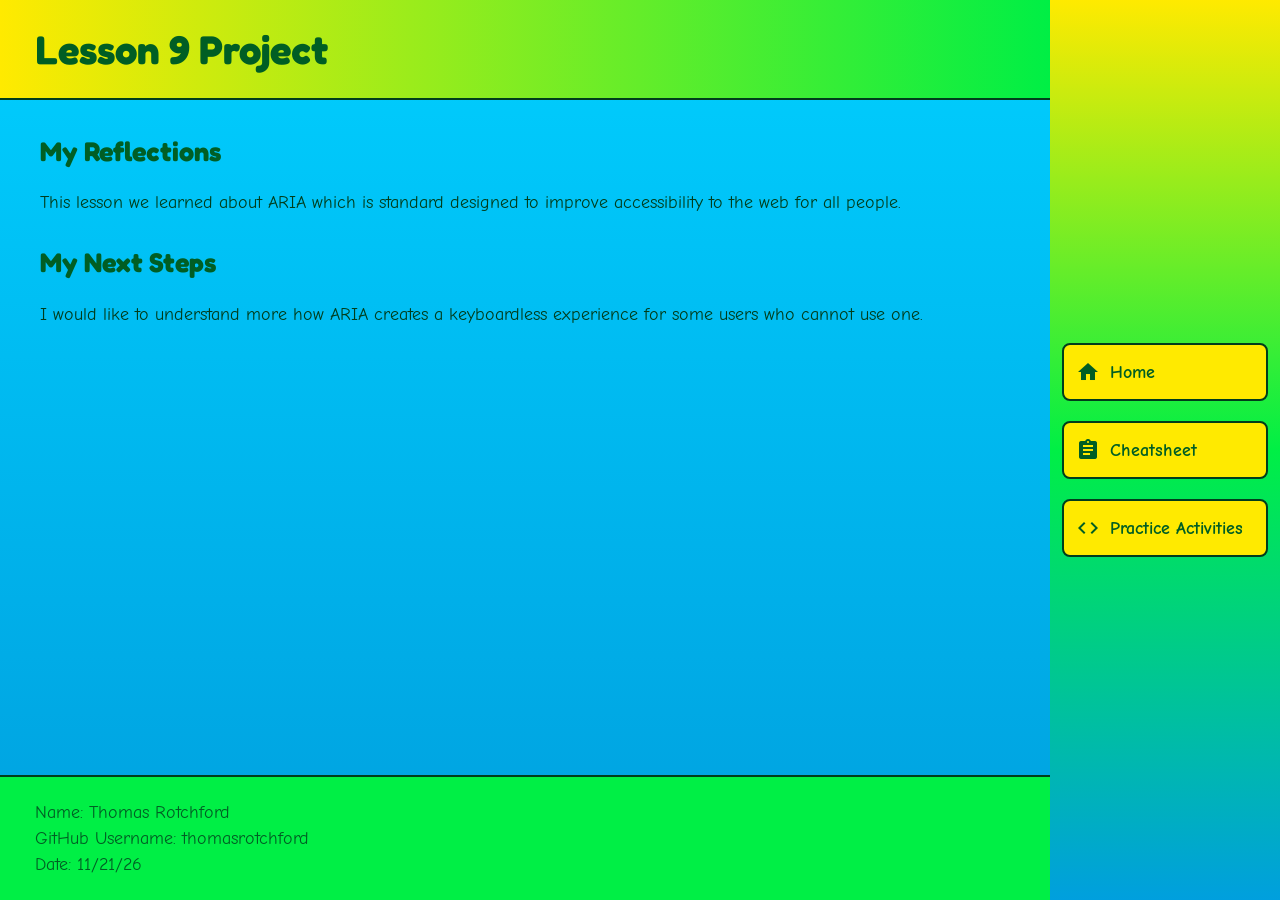
<file: index.html>
<!DOCTYPE html>
<html lang="en">
<head>
    <meta charset="UTF-8">
    <meta name="author" content="thomasrotchford">
    <meta name="description" content="Lesson 9 Project">
    <meta name="keywords" content="HTML, CSS, Lesson 9, Webdev">

    <title>Lesson 9 Project</title>

    
    
    <link rel="stylesheet" href="css/lsn9-styles.css">

    <link href="https://fonts.googleapis.com/icon?family=Material+Icons" rel="stylesheet">
</head>

<body>
    <a href="#main-content">Skip to Main Content</a>
    <section class="site-navigation">
        <nav aria-label="Site Navigation">
            <a href="index.html">
                <span class="material-icons" aria-hidden="true">home</span>
                Home
            </a>

            <a href="aria-cheatsheet.html">
                <span class="material-icons" aria-hidden="true">assignment</span>
                Cheatsheet
            </a>

            <a href="practice/index.html">
                <span class="material-icons" aria-hidden="true">code</span>
                Practice Activities
            </a>
        </nav>
    </section>

    <header>
        <h1>Lesson 9 Project</h1>
    </header>

    
<main id="main-content" >

<section>

<h2>My Reflections</h2>

<p>

This lesson we learned about ARIA which is standard designed to improve accessibility to the web for all people.

</p>

</section>

<section>

<h2>My Next Steps</h2>

<p>

I would like to understand more how ARIA creates a keyboardless experience for some users who cannot use one.

</p>

</section>

</main>


    <footer>
        <div class="student-info">
            <p>Name: Thomas Rotchford</p>
            <p>GitHub Username: thomasrotchford</p>
            <p>Date: 11/21/26</p>
        </div>
    </footer>

</body>
</html>
</file>
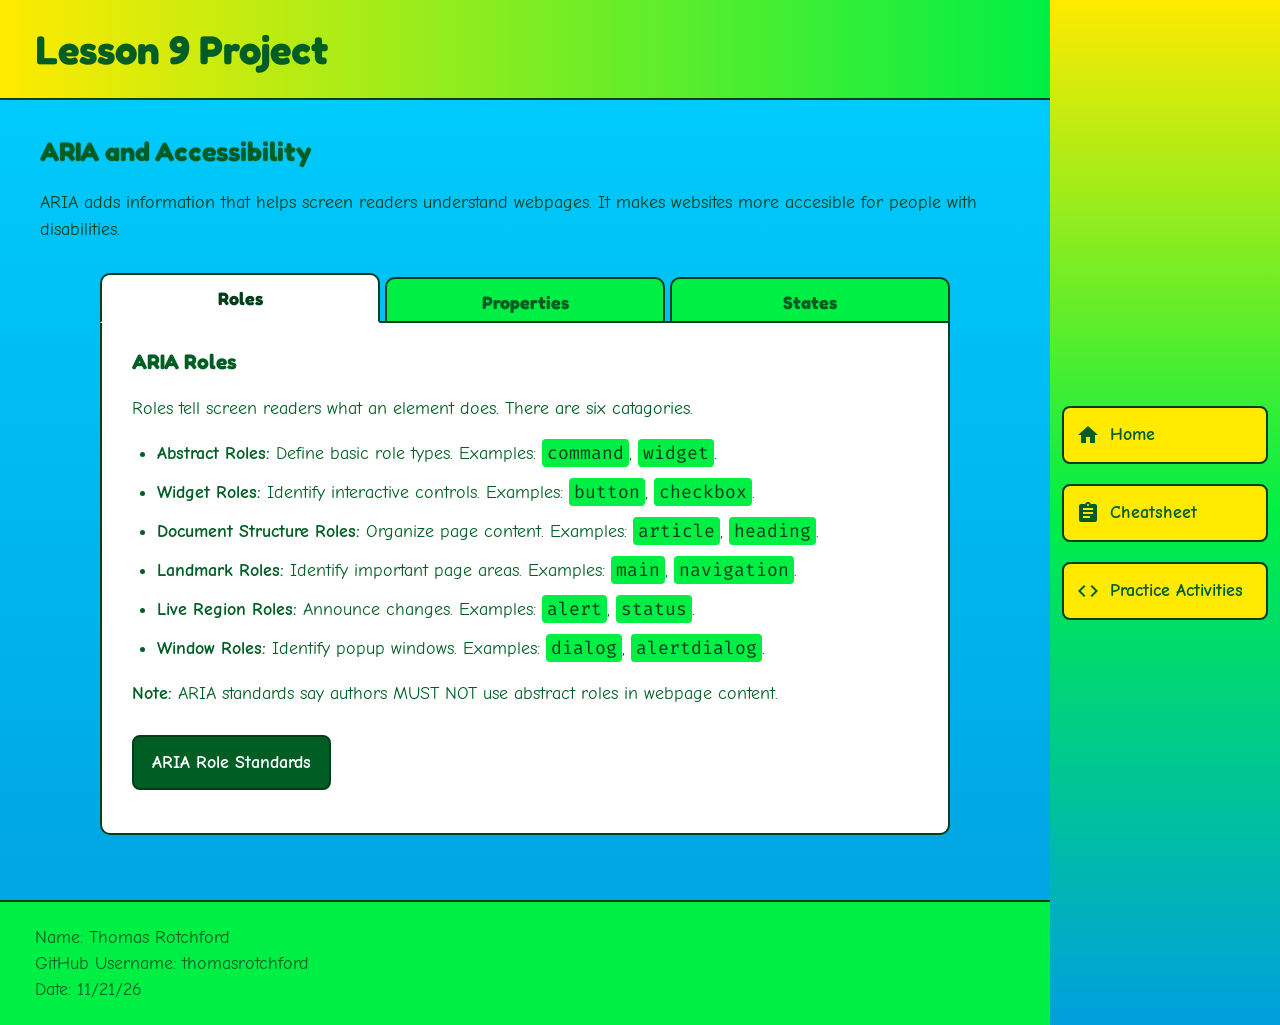
<file: aria-cheatsheet.html>
<!DOCTYPE html>
<html lang="en">
<head>
    <meta charset="UTF-8">
    <meta name="author" content="thomasrotchford">
    <meta name="description" content="Lesson 9 ARIA Cheatsheet">
    <meta name="keywords" content="HTML, ARIA, Accessibility, Lesson 9, Webdev">

    <title>ARIA Cheatsheet</title>

    
    
    <link rel="stylesheet" href="css/lsn9-styles.css">


    <link href="https://fonts.googleapis.com/icon?family=Material+Icons" rel="stylesheet">
</head>

<script src="js/tabs.js" defer></script>


<body>
    <a href="#main-content">Skip to Main Content</a>

    <section class="site-navigation">
        <nav aria-label="Site Navigation">
            <a href="index.html">
                <span class="material-icons" aria-hidden="true">home</span>
                Home
            </a>

            <a href="aria-cheatsheet.html" aria-current="page">
                <span class="material-icons" aria-hidden="true">assignment</span>
                Cheatsheet
            </a>

            <a href="practice/index.html">
                <span class="material-icons" aria-hidden="true">code</span>
                Practice Activities
            </a>
        </nav>
    </section>

    <header>
        <h1>Lesson 9 Project</h1>
    </header>

    <main id="main-content" tabindex="-1">

        <h2>ARIA and Accessibility</h2>

        <p>
            ARIA adds information that helps screen readers understand
            webpages. It makes websites more accesible for people with
            disabilities.
        </p>

        <div role="tablist" aria-label="ARIA Topics">
            <button type="button" id="roles-tab" role="tab"
                    aria-selected="true" aria-controls="roles-panel"
                    tabindex="0">
                Roles
            </button>

            <button type="button" id="properties-tab" role="tab"
                    aria-selected="false" aria-controls="properties-panel"
                    tabindex="-1">
                Properties
            </button>

            <button type="button" id="states-tab" role="tab"
                    aria-selected="false" aria-controls="states-panel"
                    tabindex="-1">
                States
            </button>
        </div>

        <section id="roles-panel" role="tabpanel"
                 aria-labelledby="roles-tab" tabindex="0">

            <h3>ARIA Roles</h3>

            <p>
                Roles tell screen readers what an element does.
                There are six catagories.
            </p>

            <ul>
                <li>
                    <strong>Abstract Roles:</strong>
                    Define basic role types.
                    Examples: <code>command</code>, <code>widget</code>.
                </li>

                <li>
                    <strong>Widget Roles:</strong>
                    Identify interactive controls.
                    Examples: <code>button</code>, <code>checkbox</code>.
                </li>

                <li>
                    <strong>Document Structure Roles:</strong>
                    Organize page content.
                    Examples: <code>article</code>, <code>heading</code>.
                </li>

                <li>
                    <strong>Landmark Roles:</strong>
                    Identify important page areas.
                    Examples: <code>main</code>, <code>navigation</code>.
                </li>

                <li>
                    <strong>Live Region Roles:</strong>
                    Announce changes.
                    Examples: <code>alert</code>, <code>status</code>.
                </li>

                <li>
                    <strong>Window Roles:</strong>
                    Identify popup windows.
                    Examples: <code>dialog</code>, <code>alertdialog</code>.
                </li>
            </ul>

            <p>
                <strong>Note:</strong>
                ARIA standards say authors MUST NOT use abstract roles
                in webpage content.
            </p>

            <p>
                <a href="https://www.w3.org/TR/wai-aria-1.2/#roles_categorization">
                    ARIA Role Standards
                </a>
            </p>

        </section>

        <section id="properties-panel" role="tabpanel"
                 aria-labelledby="properties-tab" tabindex="0" hidden>

            <h3>ARIA Properties</h3>

            <p>
                Properties give screen readers extra informtion
                about elements.
            </p>

            <ul>
                <li>
                    <strong>Widget Attributes:</strong>
                    Describe controls.
                    <ul>
                        <li><code>aria-autocomplete</code> - Text suggestions.</li>
                        <li><code>aria-placeholder</code> - Input hint.</li>
                        <li><code>aria-valuemin</code> - Minimum value.</li>
                    </ul>
                </li>

                <li>
                    <strong>Live Region Attributes:</strong>
                    Describe content updates.
                    <ul>
                        <li><code>aria-live</code> - Announcement timing.</li>
                        <li><code>aria-atomic</code> - Amount announced.</li>
                        <li><code>aria-relevant</code> - Changes announced.</li>
                    </ul>
                </li>

                <li>
                    <strong>Drag-and-Drop Attributes:</strong>
                    Describe dragging actions.
                    <ul>
                        <li><code>aria-dropeffect="copy"</code> - Copies.</li>
                        <li><code>aria-dropeffect="move"</code> - Moves.</li>
                        <li><code>aria-dropeffect="link"</code> - Creates links.</li>

                <li>
                    <strong>Relationship Attributes:</strong>
                    Connect seperate elements.
                    <ul>
                        <li><code>aria-controls</code> - Controlled element.</li>
                        <li><code>aria-describedby</code> - Description.</li>
                        <li><code>aria-labelledby</code> - Label.</li>
                    </ul>
                </li>
            </ul>

            <p>
                <a href="https://www.w3.org/TR/wai-aria-1.2/#states_and_properties_taxonomy">
                    ARIA Property Standards
                </a>
            </p>

        </section>

        <section id="states-panel" role="tabpanel"
                 aria-labelledby="states-tab" tabindex="0" hidden>

            <h3>ARIA States</h3>

            <p>
                States show an element's current condition,
                which can change during use.
            </p>

            <ul>
                <li>
                    <strong>Widget Attributes:</strong>
                    Show control conditions.
                    <ul>
                        <li><code>aria-checked="true"</code> - Checked.</li>
                        <li><code>aria-expanded="false"</code> - Closed.</li>
                        <li><code>aria-selected="true"</code> - Selected.</li>
                    </ul>
                </li>

                <li>
                    <strong>Live Region Attributes:</strong>
                    Show update progress.
                    <ul>
                        <li><code>aria-busy="true"</code> - Updating.</li>
                    </ul>
                </li>

                <li>
                    <strong>Drag-and-Drop Attributes:</strong>
                    Show dragging status.
                    <ul>
                        <li>
                            <code>aria-grabbed="true"</code> -
                            Grabbed. Now deprecated.
                        </li>
                    </ul>
                </li>

                <li>
                    <strong>Relationship Attributes:</strong>
                    Describe connections, not states.
                    <ul>
                        <li>No state attributes in this category.</li>
                    </ul>
                </li>
            </ul>

            <p>
                <a href="https://www.w3.org/TR/wai-aria-1.2/#statevsprop">
                    ARIA State Standards
                </a>
            </p>

        </section>

    </main>

    <footer>
        <div class="student-info">
            <p>Name: Thomas Rotchford</p>
            <p>GitHub Username: thomasrotchford</p>
            <p>Date: 11/21/26</p>
        </div>
    </footer>

    <script>
        const tabs = document.querySelectorAll('[role="tab"]');

        function activateTab(selectedTab) {
            tabs.forEach(function(tab) {
                const isSelected = tab === selectedTab;

                tab.setAttribute('aria-selected', isSelected);
                tab.tabIndex = isSelected ? 0 : -1;

                const panel = document.getElementById(
                    tab.getAttribute('aria-controls')
                );

                panel.hidden = !isSelected;
            });
        }

        tabs.forEach(function(tab, index) {
            tab.addEventListener('click', function() {
                activateTab(tab);
            });

            tab.addEventListener('keydown', function(event) {
                let newIndex = index;

                if (event.key === 'ArrowRight') {
                    newIndex = (index + 1) % tabs.length;
                } else if (event.key === 'ArrowLeft') {
                    newIndex = (index - 1 + tabs.length) % tabs.length;
                } else if (event.key === 'Home') {
                    newIndex = 0;
                } else if (event.key === 'End') {
                    newIndex = tabs.length - 1;
                } else {
                    return;
                }

                event.preventDefault();
                tabs[newIndex].focus();
                activateTab(tabs[newIndex]);
            });
        });
    </script>

</body>
</html>
</file>
<file: css/lsn9-styles.css>
/*
Name: Thomas Rotchford
Lesson: Lesson 9
Course: CIS233DA
Section: 27491
Instructor: Brian Thurber
*/

@import url('https://fonts.googleapis.com/css2?family=Comic+Neue:wght@400;700&family=Fredoka:wght@400;600&family=Fira+Code&display=swap');


:root {
    --sky-blue: #00CFFF;
    --deep-blue: #009FDE;
    --green: #005E24;
    --dark-green: #003D1B;
    --light-green: #00EF45;
    --yellow: #FFD000;
    --light-yellow: #FFEA00;
    --white: #FFFFFF;

    --background-color: var(--sky-blue);
    --text-color: var(--dark-green);
    --nav-color: var(--yellow);
    --border-color: var(--dark-green);

    --body-font: 'Comic Neue', 'Trebuchet MS', Arial, sans-serif;
    --heading-font: 'Fredoka', Verdana, Arial, sans-serif;
    --code-font: 'Fira Code', Consolas, 'Courier New', monospace;
}


body {
    margin: 0;
    padding: 0;
    min-height: 100vh;

    background: linear-gradient(
        180deg,
        var(--sky-blue),
        var(--deep-blue)
    );

    color: var(--text-color);
    font-family: var(--body-font);
    font-size: 18px;

    display: grid;
    grid-template-columns: minmax(0, 1fr) 230px;
    grid-template-rows: auto 1fr auto;
    grid-template-areas:
        "header nav"
        "main nav"
        "footer nav";
}

h1, h2, h3 {
    font-family: var(--heading-font);
    color: var(--green);
}

code, pre, kbd, samp {
    font-family: var(--code-font);
}

/* Skip Navigation */

body > a[href="#main-content"] {
    position: absolute;
    left: -9999px;
    top: 10px;
    padding: 10px;
    background-color: var(--yellow);
    color: var(--dark-green);
    z-index: 10;
}

body > a[href="#main-content"]:focus {
    left: 10px;
}

/* Navigation */

.site-navigation {
    grid-area: nav;
    min-height: 100vh;
    box-sizing: border-box;

    background: linear-gradient(
        180deg,
        var(--light-yellow),
        var(--light-green),
        var(--deep-blue)
    );

    display: flex;
    flex-direction: column;
    justify-content: center;
    padding: 20px 0;
}

.site-navigation nav {
    display: flex;
    flex-direction: column;
    gap: 20px;
    padding: 0 12px;
}

.site-navigation a {
    display: flex;
    align-items: center;
    gap: 10px;

    padding: 15px 12px;
    background-color: var(--light-yellow);
    color: var(--green);

    font-weight: bold;
    text-decoration: none;

    border: 2px solid var(--border-color);
    border-radius: 8px;

    transition: background-color 0.3s ease;
}

.site-navigation .material-icons {
    font-size: 24px;
    color: inherit;
}

.site-navigation a:hover,
.site-navigation a:focus-visible {
    background-color: var(--light-green);
    color: var(--dark-green);
    outline: 2px solid var(--dark-green);
    outline-offset: 2px;
}

/* Header */

header {
    grid-area: header;
    padding: 25px 35px;

    background: linear-gradient(
        90deg,
        var(--light-yellow),
        var(--light-green)
    );

    border-bottom: 2px solid var(--border-color);
}

header h1 {
    font-size: 2.5rem;
    margin: 0;
}

/* Main Content */

main {
    grid-area: main;
    padding: 35px 40px;
    min-width: 0;
}

main section {
    margin-bottom: 30px;
}

main h2 {
    margin-top: 0;
}

main p {
    line-height: 1.5;
}

main a {
    color: var(--green);
}

/* Footer */

footer {
    grid-area: footer;
    padding: 20px 35px;

    background-color: var(--light-green);
    border-top: 2px solid var(--border-color);
}

.student-info {
    font-family: var(--body-font);
    color: var(--green);
}

.student-info p {
    margin: 5px 0;
}

/* ARIA Tabs */

[role="tablist"] {
    display: flex;
    align-items: flex-end;
    gap: 5px;

    width: 100%;
    max-width: 850px;
    margin: 30px auto -2px;
    position: relative;
}

[role="tab"] {
    flex: 1;
    padding: 12px 10px;

    background-color: var(--light-green);
    color: var(--green);

    font-family: var(--heading-font);
    font-size: 18px;
    font-weight: bold;

    border: 2px solid var(--border-color);
    border-radius: 10px 10px 0 0;

    cursor: pointer;
    position: relative;
    top: 4px;

    transition: background-color 0.3s ease;
}

[role="tab"]:hover {
    background-color: var(--yellow);
}

[role="tab"]:focus-visible {
    outline: 3px solid var(--dark-green);
    outline-offset: 3px;
    z-index: 3;
}

[role="tab"][aria-selected="true"] {
    background-color: var(--white);
    color: var(--dark-green);

    border-bottom-color: var(--white);
    top: 0;
    z-index: 2;
}

/* Tab Panels */

[role="tabpanel"] {
    box-sizing: border-box;
    width: 100%;
    max-width: 850px;
    margin: 0 auto 30px;
    padding: 25px 30px;

    background-color: var(--white);
    color: var(--green);

    border: 2px solid var(--border-color);
    border-radius: 0 0 10px 10px;

    position: relative;
    z-index: 1;
}

[role="tabpanel"][hidden] {
    display: none;
}

[role="tabpanel"] h3 {
    margin-top: 0;
}

[role="tabpanel"] ul {
    padding-left: 25px;
}

[role="tabpanel"] li {
    margin-bottom: 12px;
    line-height: 1.5;
}

[role="tabpanel"] code {
    font-family: var(--code-font);
    background-color: var(--light-green);
    color: var(--dark-green);
    padding: 2px 5px;
    border-radius: 4px;
}

/* ARIA Standards Link */

[role="tabpanel"] a {
    display: inline-block;
    padding: 12px 18px;
    margin-top: 10px;

    background-color: var(--green);
    color: var(--white);

    font-weight: bold;
    text-decoration: none;

    border: 2px solid var(--border-color);
    border-radius: 8px;

    transition: background-color 0.3s ease;
}

[role="tabpanel"] a:hover {
    background-color: var(--dark-green);
    color: var(--white);
}

[role="tabpanel"] a:focus-visible {
    outline: 3px solid var(--dark-green);
    outline-offset: 3px;
    background-color: var(--dark-green);
}

/* Mobile Layout */

@media (max-width: 700px) {
    body {
        grid-template-columns: 1fr;
        grid-template-rows: auto auto 1fr auto;
        grid-template-areas:
            "nav"
            "header"
            "main"
            "footer";
    }

    .site-navigation {
        min-height: auto;
    }

    .site-navigation nav {
        gap: 10px;
    }

    header, main, footer {
        padding: 20px;
    }

    [role="tab"] {
        font-size: 16px;
        padding: 10px 5px;
    }

    [role="tabpanel"] {
        padding: 20px;
    }
}
</file>
